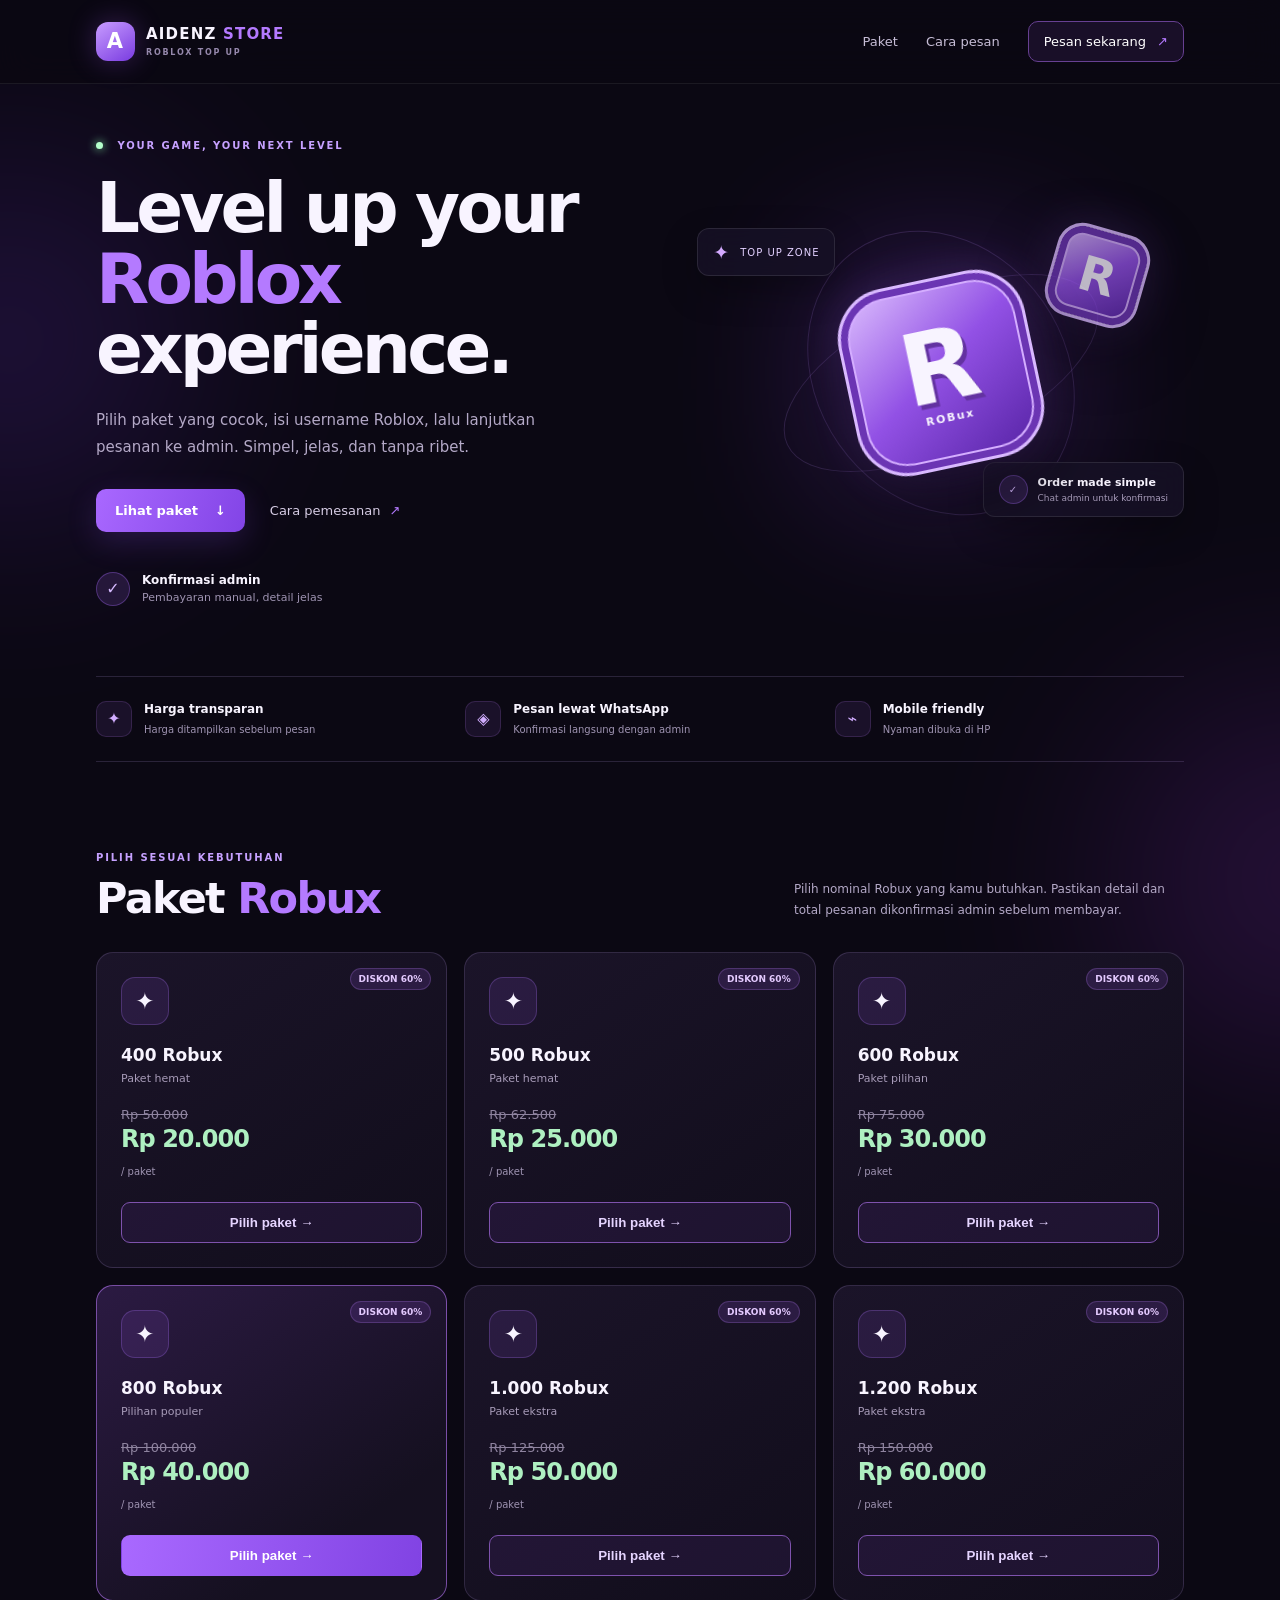
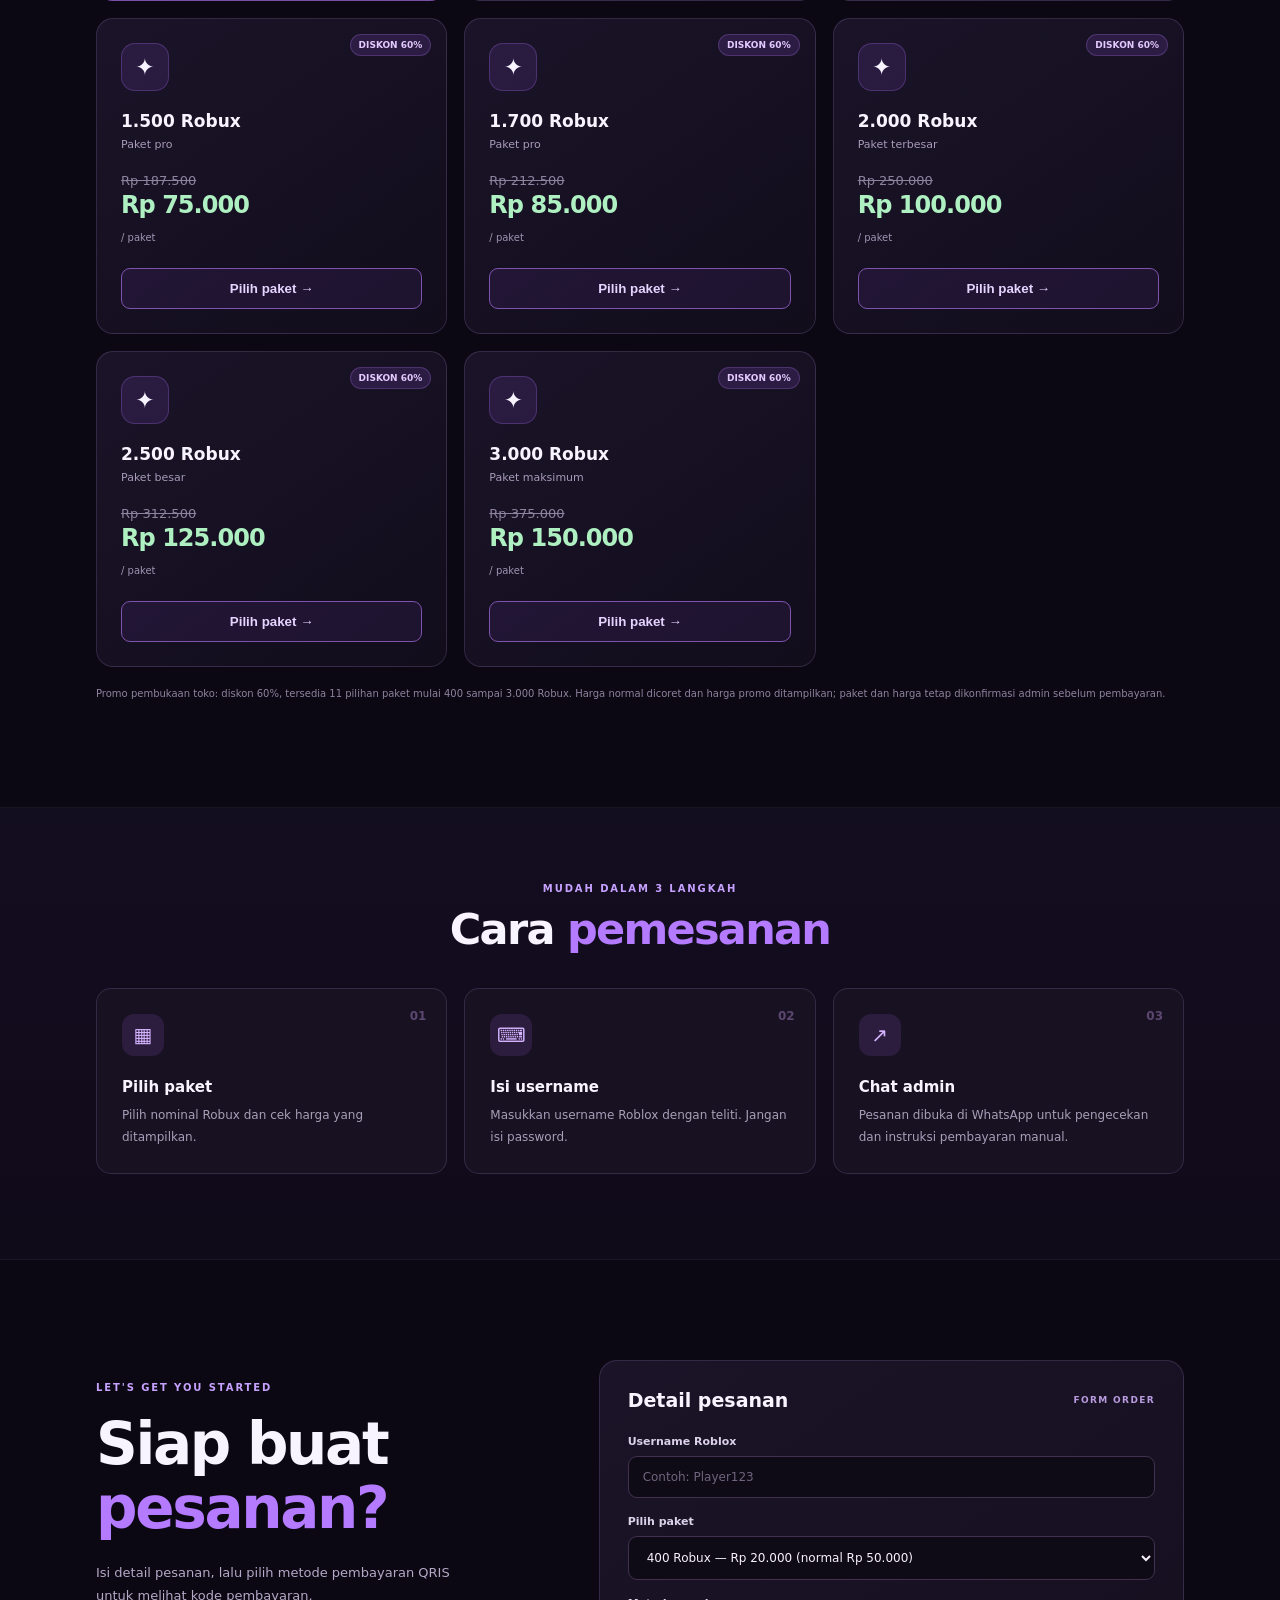
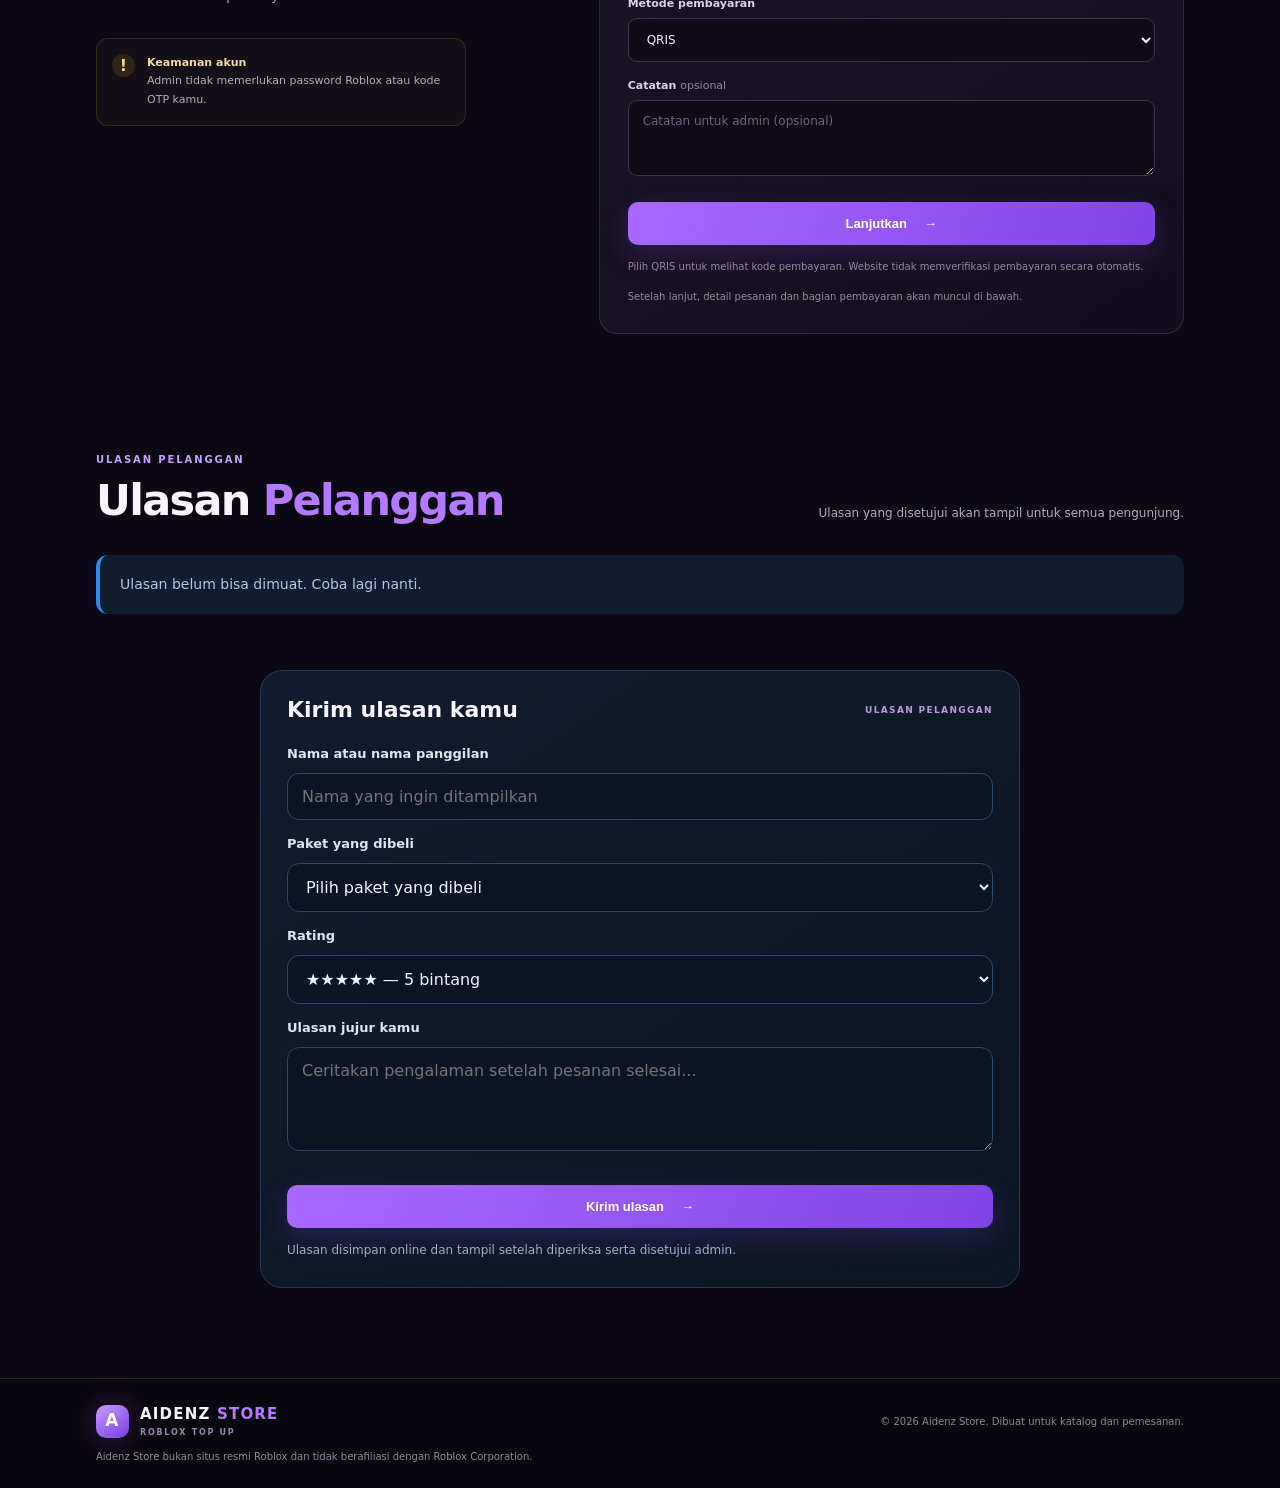
<file: index.html>
<!doctype html>
<html lang="id">
<head>
  <meta charset="utf-8">
  <meta name="viewport" content="width=device-width, initial-scale=1">
  <meta name="theme-color" content="#0b0813">
  <meta name="description" content="Aidenz Store — katalog pemesanan Robux dengan konfirmasi admin.">
  <title>Aidenz Store — Roblox Top Up</title>
  <link rel="stylesheet" href="style.css">
</head>
<body>
  <div class="ambient ambient-one"></div>
  <div class="ambient ambient-two"></div>
  <header class="site-header">
    <a class="brand" href="#home" aria-label="Aidenz Store beranda">
      <span class="brand-mark">A</span>
      <span>AIDENZ <b>STORE</b><small>ROBLOX TOP UP</small></span>
    </a>
    <nav aria-label="Navigasi utama">
      <a href="#paket">Paket</a>
      <a href="#cara">Cara pesan</a>
      <a class="nav-cta" href="#pesan">Pesan sekarang <span>↗</span></a>
    </nav>
  </header>

  <main>
    <section class="hero section-wrap" id="home">
      <div class="hero-copy">
        <div class="eyebrow"><span class="live-dot"></span> YOUR GAME, YOUR NEXT LEVEL</div>
        <h1>Level up your<br><span>Roblox</span> experience.</h1>
        <p class="hero-text">Pilih paket yang cocok, isi username Roblox, lalu lanjutkan pesanan ke admin. Simpel, jelas, dan tanpa ribet.</p>
        <div class="hero-actions">
          <a class="button button-primary" href="#paket">Lihat paket <span>↓</span></a>
          <a class="text-link" href="#cara">Cara pemesanan <span>↗</span></a>
        </div>
        <div class="trust-row">
          <div class="trust-icon">✓</div>
          <div><strong>Konfirmasi admin</strong><small>Pembayaran manual, detail jelas</small></div>
        </div>
      </div>
      <div class="hero-art" aria-label="Ilustrasi koin game dekoratif">
        <div class="orbit orbit-a"></div><div class="orbit orbit-b"></div>
        <div class="coin coin-back">R</div>
        <div class="coin coin-main"><span>R</span><i>ROBux</i></div>
        <div class="float-card float-top"><span class="mini-spark">✦</span> TOP UP ZONE</div>
        <div class="float-card float-bottom"><span class="check-bubble">✓</span><div><strong>Order made simple</strong><small>Chat admin untuk konfirmasi</small></div></div>
        <div class="art-glow"></div>
      </div>
    </section>

    <section class="stats section-wrap" aria-label="Informasi toko">
      <div><span class="stat-icon">✦</span><strong>Harga transparan</strong><small>Harga ditampilkan sebelum pesan</small></div>
      <div><span class="stat-icon">◈</span><strong>Pesan lewat WhatsApp</strong><small>Konfirmasi langsung dengan admin</small></div>
      <div><span class="stat-icon">⌁</span><strong>Mobile friendly</strong><small>Nyaman dibuka di HP</small></div>
    </section>

    <section class="section-wrap products-section" id="paket">
      <div class="section-heading">
        <div><div class="eyebrow">PILIH SESUAI KEBUTUHAN</div><h2>Paket <span>Robux</span></h2></div>
        <p>Pilih nominal Robux yang kamu butuhkan. Pastikan detail dan total pesanan dikonfirmasi admin sebelum membayar.</p>
      </div>
      <div class="product-grid" id="product-grid"></div>
      <p class="small-note">Promo pembukaan toko: diskon 60%, tersedia 11 pilihan paket mulai 400 sampai 3.000 Robux. Harga normal dicoret dan harga promo ditampilkan; paket dan harga tetap dikonfirmasi admin sebelum pembayaran.</p>
    </section>

    <section class="how-section" id="cara">
      <div class="section-wrap">
        <div class="section-heading centered">
          <div class="eyebrow">MUDAH DALAM 3 LANGKAH</div>
          <h2>Cara <span>pemesanan</span></h2>
        </div>
        <div class="steps">
          <article class="step-card"><div class="step-number">01</div><div class="step-icon">▦</div><h3>Pilih paket</h3><p>Pilih nominal Robux dan cek harga yang ditampilkan.</p></article>
          <article class="step-card"><div class="step-number">02</div><div class="step-icon">⌨</div><h3>Isi username</h3><p>Masukkan username Roblox dengan teliti. Jangan isi password.</p></article>
          <article class="step-card"><div class="step-number">03</div><div class="step-icon">↗</div><h3>Chat admin</h3><p>Pesanan dibuka di WhatsApp untuk pengecekan dan instruksi pembayaran manual.</p></article>
        </div>
      </div>
    </section>

    <section class="section-wrap order-section" id="pesan">
      <div class="order-aside">
        <div class="eyebrow">LET'S GET YOU STARTED</div>
        <h2>Siap buat<br><span>pesanan?</span></h2>
        <p>Isi detail pesanan, lalu pilih metode pembayaran QRIS untuk melihat kode pembayaran.</p>
        <div class="safety-note"><span>!</span><p><b>Keamanan akun</b><br>Admin tidak memerlukan password Roblox atau kode OTP kamu.</p></div>
      </div>
      <form class="order-form" id="order-form">
        <div class="form-heading"><h3>Detail pesanan</h3><span class="form-step">FORM ORDER</span></div>
        <label for="roblox-username">Username Roblox</label>
        <input id="roblox-username" name="username" type="text" maxlength="30" placeholder="Contoh: Player123" autocomplete="off" required>
        <label for="package-select">Pilih paket</label>
        <select id="package-select" name="package" required></select>
        <label for="payment-select">Metode pembayaran</label>
        <select id="payment-select" name="payment" required>
          <option value="qris" selected>QRIS</option>
        </select>
        <label for="customer-note">Catatan <span class="optional">opsional</span></label>
        <textarea id="customer-note" name="note" rows="3" maxlength="250" placeholder="Catatan untuk admin (opsional)"></textarea>
        <button class="button button-primary submit-button" type="submit">Lanjutkan <span>→</span></button>
        <p class="form-disclaimer">Pilih QRIS untuk melihat kode pembayaran. Website tidak memverifikasi pembayaran secara otomatis.</p>
        <p class="form-error" id="form-error" role="alert" hidden></p>
        <p class="form-disclaimer">Setelah lanjut, detail pesanan dan bagian pembayaran akan muncul di bawah.</p>
      </form>
      <section class="payment-panel" id="payment-panel" hidden aria-live="polite">
        <div class="eyebrow">LANGKAH BERIKUTNYA</div>
        <h3>QRIS — Selesaikan pembayaran</h3>
        <p class="payment-intro">Pindai QRIS di bawah menggunakan aplikasi pembayaran yang mendukung QRIS. Pastikan nama merchant dan nominal sesuai sebelum membayar.</p>
        <div class="qris-image-wrap"><img class="qris-image" src="assets/qris-jaya-sejahtera.jpg" alt="Kode pembayaran QRIS yang disediakan untuk Aidenz Store" loading="lazy"><p class="qris-merchant-note">Periksa nama merchant yang muncul di aplikasi pembayaran sebelum mengonfirmasi.</p></div>
        <div class="payment-total"><span>Total pesanan</span><strong id="payment-total">—</strong></div>
        <p class="payment-warning">QRIS dapat meminta nominal dimasukkan secara manual. Periksa total pesanan sebelum membayar. Status pembayaran perlu dikonfirmasi admin.</p>
        <p class="save-status" id="save-status" role="status"></p>
        <div class="payment-actions">
          <a class="button button-primary" id="chat-admin-button" href="#" target="_blank" rel="noopener">Chat admin WhatsApp ↗</a>
          <button class="button" id="view-orders-button" type="button">Lihat pesanan</button>
        </div>
        <section class="order-history" id="order-history" hidden aria-live="polite">
          <h4>Pesanan di perangkat ini</h4>
          <div id="order-history-list"></div>
          <p class="form-disclaimer">Riwayat ini tersimpan di browser/perangkat ini saja, bukan bukti pembayaran.</p>
        </section>
      </section>
    </section>
    <section class="section-wrap reviews-section" id="ulasan">
      <div class="section-heading"><div><div class="eyebrow">ULASAN PELANGGAN</div><h2>Ulasan <span>Pelanggan</span></h2></div><p>Ulasan yang disetujui akan tampil untuk semua pengunjung.</p></div>
      <div class="review-status" id="review-status" role="status">Belum ada ulasan pelanggan yang ditampilkan. Jadilah pelanggan pertama yang mengirim ulasan!</div>
      <div class="review-list" id="review-list" aria-live="polite"></div>
      <form class="review-form" id="review-form">
        <div class="form-heading"><h3>Kirim ulasan kamu</h3><span class="form-step">ULASAN PELANGGAN</span></div>
        <label for="review-name">Nama atau nama panggilan</label>
        <input id="review-name" name="name" type="text" maxlength="50" placeholder="Nama yang ingin ditampilkan" required>
        <label for="review-package">Paket yang dibeli</label>
        <select id="review-package" name="package" required><option value="">Pilih paket yang dibeli</option></select>
        <label for="review-rating">Rating</label>
        <select id="review-rating" name="rating" required><option value="5">★★★★★ — 5 bintang</option><option value="4">★★★★☆ — 4 bintang</option><option value="3">★★★☆☆ — 3 bintang</option><option value="2">★★☆☆☆ — 2 bintang</option><option value="1">★☆☆☆☆ — 1 bintang</option></select>
        <label for="review-text">Ulasan jujur kamu</label>
        <textarea id="review-text" name="review" rows="4" maxlength="500" placeholder="Ceritakan pengalaman setelah pesanan selesai..." required></textarea>
        <button class="button button-primary submit-button" type="submit">Kirim ulasan <span>→</span></button>
        <p class="form-disclaimer">Ulasan disimpan online dan tampil setelah diperiksa serta disetujui admin.</p>
      </form>
    </section>
  </main>

  <footer class="site-footer">
    <a class="brand footer-brand" href="#home"><span class="brand-mark">A</span><span>AIDENZ <b>STORE</b><small>ROBLOX TOP UP</small></span></a>
    <p>© <span id="year"></span> Aidenz Store. Dibuat untuk katalog dan pemesanan.</p>
    <p class="footer-disclaimer">Aidenz Store bukan situs resmi Roblox dan tidak berafiliasi dengan Roblox Corporation.</p>
  </footer>
  <script src="script.js"></script>
</body>
</html>
</file>
<file: style.css>
:root {
  --bg: #0b0813;
  --panel: #151020;
  --panel-light: #1c152b;
  --line: rgba(204, 172, 255, .16);
  --text: #f8f4ff;
  --muted: #b4a9c7;
  --purple: #b47aff;
  --purple-2: #8e4df2;
  --pink: #ed8cff;
}
* { box-sizing: border-box; }
html { scroll-behavior: smooth; scroll-padding-top: 88px; }
body { margin: 0; background: var(--bg); color: var(--text); font-family: Inter, ui-sans-serif, system-ui, -apple-system, BlinkMacSystemFont, "Segoe UI", sans-serif; overflow-x: hidden; }
a { color: inherit; text-decoration: none; }
.ambient { position: absolute; width: 360px; height: 360px; border-radius: 50%; filter: blur(110px); opacity: .17; pointer-events: none; z-index: -1; }
.ambient-one { background: #873eff; top: 160px; left: -170px; }
.ambient-two { background: #b53bff; top: 700px; right: -200px; }
.site-header { height: 84px; display: flex; align-items: center; justify-content: space-between; padding: 0 7.5%; border-bottom: 1px solid rgba(255,255,255,.07); background: rgba(11,8,19,.84); backdrop-filter: blur(18px); position: sticky; top: 0; z-index: 10; }
.brand { display: inline-flex; align-items: center; gap: 11px; font-size: 15px; font-weight: 900; letter-spacing: .08em; line-height: 1.15; }
.brand b { color: var(--purple); }
.brand small { display: block; font-size: 8px; color: #9588ac; letter-spacing: .22em; margin-top: 5px; }
.brand-mark { width: 39px; height: 39px; display: grid; place-items: center; border-radius: 12px; background: linear-gradient(145deg, #c89cff, #793be0); box-shadow: 0 0 28px #8f4bdf55; color: white; font-size: 21px; }
nav { display: flex; align-items: center; gap: 28px; font-size: 13px; color: #c7bed7; }
nav a:hover, .text-link:hover { color: white; }
.nav-cta { border: 1px solid #674092; border-radius: 10px; padding: 12px 15px; color: white; background: #9a5af51a; }
.nav-cta span { color: var(--purple); margin-left: 7px; }
.section-wrap { width: min(1120px, 85%); margin: auto; }
.hero { min-height: 570px; display: grid; grid-template-columns: 1.08fr .92fr; align-items: center; gap: 30px; padding-top: 56px; padding-bottom: 70px; }
.eyebrow { color: #c6a1ff; font-size: 10px; font-weight: 800; letter-spacing: .19em; }
.live-dot { display: inline-block; width: 7px; height: 7px; border-radius: 50%; background: #b4ffcb; box-shadow: 0 0 10px #8cffb2; margin-right: 9px; }
h1 { font-size: clamp(43px, 5.4vw, 70px); letter-spacing: -.055em; line-height: 1.02; margin: 22px 0; font-weight: 850; }
h1 span, h2 span { color: var(--purple); }
.hero-text { max-width: 480px; color: var(--muted); font-size: 15px; line-height: 1.8; }
.hero-actions { display: flex; align-items: center; gap: 25px; margin-top: 28px; }
.button { display: inline-flex; align-items: center; justify-content: center; gap: 17px; padding: 14px 19px; border: 0; border-radius: 10px; font-weight: 800; font-size: 13px; cursor: pointer; transition: transform .2s, box-shadow .2s; }
.button:hover { transform: translateY(-2px); }
.button-primary { color: white; background: linear-gradient(110deg, #a968ff, #8244e6); box-shadow: 0 10px 30px #8e4df233; }
.button-primary:hover { box-shadow: 0 12px 36px #a65aff55; }
.text-link { font-size: 13px; color: #d6cce4; }
.text-link span { color: var(--purple); margin-left: 5px; }
.trust-row { display: flex; gap: 12px; align-items: center; margin-top: 40px; }
.trust-icon, .check-bubble { display: grid; place-items: center; border-radius: 50%; background: #9c63e52a; color: #d6baff; width: 34px; height: 34px; border: 1px solid #a76bff55; }
.trust-row strong, .trust-row small { display: block; }
.trust-row strong { font-size: 12px; }
.trust-row small { color: #9e93b1; margin-top: 4px; font-size: 11px; }
.hero-art { position: relative; min-height: 390px; display: grid; place-items: center; isolation: isolate; }
.art-glow { position: absolute; width: 240px; height: 240px; background: #8d41ed; opacity: .25; filter: blur(75px); z-index: -1; }
.orbit { position: absolute; border: 1px solid #bc91ff2b; border-radius: 50%; transform: rotate(-25deg); }
.orbit-a { width: 340px; height: 150px; }
.orbit-b { width: 300px; height: 250px; transform: rotate(55deg); }
.coin { position: absolute; display: flex; align-items: center; justify-content: center; flex-direction: column; border-radius: 27%; font-weight: 900; background: linear-gradient(145deg, #e0c4ff, #9251e5 48%, #5421a2); border: 3px solid #d9b9ff; box-shadow: inset 0 0 0 7px #6b35b3, inset 0 0 0 9px #d4adff, 0 22px 70px #0008, 0 0 45px #a362ff44; }
.coin-main { width: 190px; height: 190px; transform: rotate(-12deg); z-index: 2; }
.coin-main span { font-size: 100px; line-height: .9; text-shadow: 3px 5px 0 #6332a1; }
.coin-main i { font-size: 11px; letter-spacing: .15em; font-style: normal; }
.coin-back { width: 95px; height: 95px; font-size: 48px; right: 8%; top: 13%; transform: rotate(16deg); opacity: .75; }
.float-card { position: absolute; display: flex; align-items: center; gap: 10px; border: 1px solid #ffffff19; background: #171126dd; border-radius: 12px; padding: 12px 15px; box-shadow: 0 14px 35px #0004; backdrop-filter: blur(12px); font-size: 10px; letter-spacing: .1em; }
.float-top { top: 13%; left: 0; color: #e3d1ff; }
.mini-spark { color: #d4aaff; font-size: 19px; }
.float-bottom { bottom: 13%; right: 0; letter-spacing: 0; }
.float-bottom strong, .float-bottom small { display: block; }
.float-bottom strong { font-size: 11px; }
.float-bottom small { color: #a99dbb; margin-top: 4px; font-size: 9px; }
.check-bubble { width: 29px; height: 29px; flex-shrink: 0; }
.stats { display: grid; grid-template-columns: repeat(3, 1fr); border-top: 1px solid var(--line); border-bottom: 1px solid var(--line); padding-top: 24px; padding-bottom: 24px; gap: 20px; }
.stats > div { display: grid; grid-template-columns: 38px 1fr; align-items: center; column-gap: 10px; }
.stat-icon { grid-row: span 2; width: 36px; height: 36px; display: grid; place-items: center; background: #9d61e51b; color: #d1adff; border: 1px solid #a875df30; border-radius: 10px; }
.stats strong { font-size: 12px; }
.stats small { color: #9f94b2; font-size: 10px; margin-top: 5px; }
.products-section { padding-top: 90px; padding-bottom: 95px; }
.section-heading { display: flex; align-items: end; justify-content: space-between; gap: 25px; margin-bottom: 30px; }
h2 { font-size: clamp(30px, 4vw, 43px); line-height: 1.1; letter-spacing: -.04em; margin: 12px 0 0; }
.section-heading > p { max-width: 390px; font-size: 12px; line-height: 1.8; color: var(--muted); margin: 0; }
.section-heading > p b { color: #f5d7a0; }
.product-grid { display: grid; grid-template-columns: repeat(3, 1fr); gap: 17px; }
.product-card { position: relative; overflow: hidden; padding: 24px; border: 1px solid var(--line); border-radius: 17px; background: linear-gradient(145deg, #1b1429, #110d1b); transition: .22s ease; }
.product-card:hover { transform: translateY(-5px); border-color: #9d68d7; box-shadow: 0 16px 35px #0003; }
.product-card.featured { border-color: #a56be0aa; background: linear-gradient(145deg, #2b1a42, #151020 75%); }
.product-badge { position: absolute; top: 15px; right: 15px; color: #e4caff; background: #9d5beb29; border: 1px solid #a975df44; border-radius: 30px; padding: 5px 8px; font-size: 9px; font-weight: 800; }
.product-symbol { display: grid; place-items: center; width: 48px; height: 48px; background: #9d5beb20; border: 1px solid #b17aff40; border-radius: 14px; font-size: 23px; margin-bottom: 20px; }
.product-card h3 { margin: 0 0 7px; font-size: 17px; }
.product-card .product-desc { margin: 0 0 22px; font-size: 11px; color: #a79bb8; }
.product-price { font-size: 24px; font-weight: 850; letter-spacing: -.04em; }
.product-price small { font-size: 10px; font-weight: 500; color: #9f94b2; letter-spacing: 0; }
.product-normal-price { display: block; color: #8e839f; font-size: 13px; font-weight: 500; letter-spacing: 0; margin-bottom: 3px; }
.product-sale-price { display: block; color: #aef0c1; font-size: 24px; font-weight: 850; letter-spacing: -.04em; }
.product-card button { width: 100%; margin-top: 21px; border: 1px solid #7e52ad; background: #8c4bd51a; color: #e5d4ff; border-radius: 9px; padding: 12px; font-weight: 750; cursor: pointer; }
.product-card button:hover { background: #9a59e9; color: white; }
.product-card.featured button { background: linear-gradient(100deg, #a969ff, #8143e3); border-color: transparent; color: white; }
.small-note { color: #8e839f; font-size: 10px; line-height: 1.7; margin-top: 18px; }
.how-section { padding: 75px 0 85px; background: linear-gradient(180deg, #130d20, #100b19); border-top: 1px solid #ffffff09; border-bottom: 1px solid #ffffff09; }
.centered { display: block; text-align: center; margin-bottom: 35px; }
.steps { display: grid; grid-template-columns: repeat(3, 1fr); gap: 17px; }
.step-card { position: relative; padding: 25px; border: 1px solid var(--line); background: #171121; border-radius: 15px; }
.step-number { position: absolute; top: 20px; right: 20px; color: #5b476f; font-size: 12px; font-weight: 900; }
.step-icon { display: grid; place-items: center; width: 42px; height: 42px; background: #9e60e526; color: #d5b4ff; border-radius: 12px; font-size: 20px; margin-bottom: 22px; }
.step-card h3 { font-size: 15px; margin: 0 0 9px; }
.step-card p { color: #a99eb8; font-size: 12px; line-height: 1.8; margin: 0; }
.order-section { display: grid; grid-template-columns: .85fr 1.15fr; gap: 70px; padding-top: 100px; padding-bottom: 100px; align-items: start; }
.order-aside { padding-top: 22px; }
.order-aside h2 { font-size: clamp(40px, 5vw, 58px); margin-top: 20px; }
.order-aside > p { max-width: 360px; color: var(--muted); font-size: 13px; line-height: 1.8; margin-top: 20px; }
.safety-note { display: flex; align-items: start; gap: 12px; margin-top: 30px; padding: 15px; background: #e4b65c0b; border: 1px solid #d9b45a29; border-radius: 12px; max-width: 370px; }
.safety-note > span { flex-shrink: 0; display: grid; place-items: center; width: 23px; height: 23px; border-radius: 50%; background: #c79b3826; color: #f1d18b; font-weight: 900; }
.safety-note p { margin: 0; color: #b8acbd; font-size: 11px; line-height: 1.7; }
.safety-note b { color: #f1dba9; }
.order-form { background: linear-gradient(145deg, #1b1428, #130e1d); border: 1px solid var(--line); border-radius: 18px; padding: 28px; }
.form-heading { display: flex; align-items: center; justify-content: space-between; gap: 12px; margin-bottom: 24px; }
.form-heading h3 { margin: 0; font-size: 19px; }
.form-step { color: #b99bdf; font-size: 9px; font-weight: 800; letter-spacing: .15em; }
.order-form label { display: block; margin: 17px 0 8px; color: #dcd2e9; font-size: 11px; font-weight: 700; }
.optional { color: #9286a2; font-weight: 400; }
.order-form input, .order-form select, .order-form textarea { width: 100%; padding: 13px 14px; color: #f7f0ff; background: #0e0a16; border: 1px solid #40324f; border-radius: 9px; outline: none; font: inherit; font-size: 12px; }
.order-form input:focus, .order-form select:focus, .order-form textarea:focus { border-color: #ad76ee; box-shadow: 0 0 0 3px #a65aff16; }
.order-form input::placeholder, .order-form textarea::placeholder { color: #70647e; }
.order-form select option { background: #151020; }
.order-form textarea { resize: vertical; min-height: 76px; }
.submit-button { width: 100%; margin-top: 22px; }
.form-disclaimer, .form-error { font-size: 10px; line-height: 1.7; color: #9589a5; margin: 13px 0 0; }
.form-error { color: #ffb8b8; }
.site-footer { display: flex; flex-wrap: wrap; align-items: center; justify-content: space-between; gap: 20px; padding: 26px 7.5%; border-top: 1px solid var(--line); background: #09070e; }
.site-footer > p { color: #91869e; font-size: 10px; }
.footer-brand .brand-mark { width: 33px; height: 33px; font-size: 17px; border-radius: 10px; }
.footer-disclaimer { width: 100%; margin: -7px 0 0; }
@media (max-width: 850px) {
  .section-wrap { width: 88%; }
  .hero { grid-template-columns: 1fr 1fr; gap: 8px; }
  .hero-art { transform: scale(.88); }
  .product-card { padding: 19px; }
  .order-section { gap: 35px; }
}
@media (max-width: 650px) {
  .site-header { height: 72px; padding: 0 5%; }
  nav { gap: 13px; font-size: 11px; }
  nav a:first-child { display: none; }
  .nav-cta { padding: 10px; }
  .brand { font-size: 12px; gap: 8px; }
  .brand-mark { width: 34px; height: 34px; }
  .section-wrap { width: 90%; }
  .hero { display: flex; flex-direction: column; align-items: stretch; padding-top: 55px; padding-bottom: 25px; }
  .hero-copy { position: relative; z-index: 2; }
  h1 { font-size: clamp(44px, 12vw, 64px); }
  .hero-text { font-size: 13px; }
  .hero-art { min-height: 300px; transform: scale(.84); margin: -12px 0 -18px; }
  .coin-main { width: 160px; height: 160px; }
  .coin-main span { font-size: 83px; }
  .stats { grid-template-columns: 1fr; gap: 17px; padding: 22px 0; }
  .products-section { padding-top: 65px; padding-bottom: 65px; }
  .section-heading { display: block; }
  .section-heading > p { margin-top: 18px; }
  .product-grid { grid-template-columns: repeat(2, minmax(0, 1fr)); gap: 11px; }
  .product-card { padding: 15px; border-radius: 13px; }
  .product-card h3 { font-size: 14px; }
  .product-price { font-size: 19px; }
  .product-badge { top: 10px; right: 9px; font-size: 8px; }
  .product-symbol { width: 40px; height: 40px; margin-bottom: 15px; }
  .product-card .product-desc { min-height: 30px; }
  .steps { grid-template-columns: 1fr; }
  .step-card { padding: 21px; }
  .order-section { grid-template-columns: 1fr; gap: 28px; padding-top: 70px; padding-bottom: 70px; }
  .order-aside { padding-top: 0; }
  .order-aside h2 { font-size: 48px; }
  .order-form { padding: 21px; }
  .site-footer { padding: 25px 5%; }
  .site-footer > p { line-height: 1.6; }
}
@media (prefers-reduced-motion: reduce) { html { scroll-behavior: auto; } *, *::before, *::after { transition-duration: .01ms !important; } }

/* Order payment options and reviews */
.payment-panel { grid-column: 1 / -1; margin-top: -45px; padding: 28px; border: 1px solid #315071; border-radius: 18px; background: linear-gradient(145deg,#101d31,#0c1424); }
.payment-panel[hidden] { display: none; }
.payment-panel h3 { font-size: 25px; margin: 12px 0; }
.payment-intro,.payment-warning { color: var(--muted); line-height: 1.75; font-size: 13px; }
.qr-placeholder { display: flex; flex-direction: column; align-items: center; justify-content: center; gap: 9px; min-height: 190px; margin: 22px 0; padding: 24px; border: 1px dashed #4774a1; border-radius: 14px; background: #0b1424; text-align: center; }
.qr-icon { display: grid; place-items: center; width: 62px; height: 62px; border-radius: 15px; background: #142c48; color: #75baff; font-size: 34px; }
.qr-placeholder span { color: #9fb2ca; font-size: 12px; }
.payment-total { display:flex; justify-content:space-between; gap:16px; padding:18px 0; border-top:1px solid var(--line); border-bottom:1px solid var(--line); color:var(--muted); }
.payment-total strong { color:#35e2b2; font-size:24px; }
.payment-actions { display:grid; grid-template-columns:1fr 1fr; gap:14px; margin-top:22px; }
.payment-actions .button { min-height:56px; }
.save-status { color:#a8d8ff; font-size:12px; line-height:1.7; }
.reviews-section { padding-top: 20px; padding-bottom: 90px; }
.review-disclaimer { margin: 0 0 24px; padding: 18px 20px; border-left: 4px solid #3288ed; border-radius: 12px; background: #101d30; color: #b5c8e1; line-height: 1.7; font-size: 13px; }
.review-list { display: grid; gap: 18px; }
.review-card { padding:24px; border:1px solid #263d5b; border-radius:22px; background:linear-gradient(145deg,#101b2d,#0d1524); }
.review-top { display:flex; align-items:center; gap:12px; flex-wrap:wrap; }
.review-avatar { width:44px; height:44px; display:grid; place-items:center; border-radius:50%; background:#245a91; font-weight:800; }
.review-top strong,.review-top small { display:block; }
.review-top small { margin-top:4px; color:#9fb2ca; font-size:12px; }
.review-stars { margin-left:auto; color:#ffc94a; font-size:21px; letter-spacing:1px; }
.review-top strong { font-size:17px; }
.review-card p { color:#c0cee0; line-height:1.8; font-size:14px; margin:18px 0 0; }
.review-pagination { display:flex; flex-direction:column; align-items:center; gap:12px; padding-top:24px; }
.review-pagination p { color:#9fb2ca; font-size:12px; margin:0; }
.review-pagination button { min-width:220px; }
@media(max-width:650px) { .review-card { padding:20px; border-radius:20px; } .review-top strong { font-size:16px; } .review-card p { font-size:14px; } .review-disclaimer { font-size:12px; padding:15px; } }
@media(max-width:650px) { .payment-panel { margin-top:-30px; padding:20px; } .payment-actions { grid-template-columns:1fr; } .payment-total strong { font-size:20px; } .review-stars { margin-left:0; width:100%; } }

/* QRIS payment image */
.qris-image-wrap { display:flex; flex-direction:column; align-items:center; gap:12px; margin:20px 0; padding:14px; background:#fff; border-radius:16px; }
.qris-image { display:block; width:100%; max-width:460px; height:auto; object-fit:contain; border-radius:8px; }
.qris-merchant-note { max-width:460px; margin:0; color:#333; font-size:13px; line-height:1.5; text-align:center; }

/* Ulasan pelanggan asli dan formulir pengiriman */
.review-status { margin:0 0 24px; padding:18px 20px; border-left:4px solid #3288ed; border-radius:12px; background:#101d30; color:#b5c8e1; line-height:1.7; font-size:14px; }
.review-form { display:grid; gap:12px; max-width:760px; margin:32px auto 0; padding:26px; border:1px solid #263d5b; border-radius:22px; background:linear-gradient(145deg,#101b2d,#0d1524); }
.review-form .form-heading { display:flex; align-items:center; justify-content:space-between; gap:12px; flex-wrap:wrap; margin-bottom:8px; }
.review-form .form-heading h3 { margin:0; font-size:22px; }
.review-form label { margin-top:4px; color:#dbe7f6; font-size:13px; font-weight:650; }
.review-form input,.review-form select,.review-form textarea { width:100%; border:1px solid #304968; border-radius:12px; background:#0b1424; color:#edf5ff; padding:13px 14px; font:inherit; outline:none; }
.review-form input:focus,.review-form select:focus,.review-form textarea:focus { border-color:#3288ed; box-shadow:0 0 0 3px #3288ed25; }
.review-form textarea { resize:vertical; }
.review-form .form-disclaimer { color:#9fb2ca; font-size:12px; line-height:1.7; margin:0; }
@media(max-width:650px) { .review-form { padding:20px; border-radius:18px; } .review-form .form-heading h3 { font-size:20px; } }


/* QRIS-only checkout actions and local order history */
.payment-actions { display:flex; flex-wrap:wrap; gap:12px; margin-top:18px; }
.payment-actions .button { display:inline-flex; align-items:center; justify-content:center; text-decoration:none; cursor:pointer; }
.order-history { margin-top:20px; padding:18px; border:1px solid var(--line); border-radius:14px; background:rgba(255,255,255,.025); }
.order-history h4 { margin:0 0 12px; }
.order-history-item { padding:12px 0; border-bottom:1px solid var(--line); }
.order-history-item:last-child { border-bottom:0; }
.order-history-item p { color:var(--muted); margin:6px 0 0; overflow-wrap:anywhere; }
@media (max-width:560px) { .payment-actions { flex-direction:column; } .payment-actions .button { width:100%; } }
</file>
